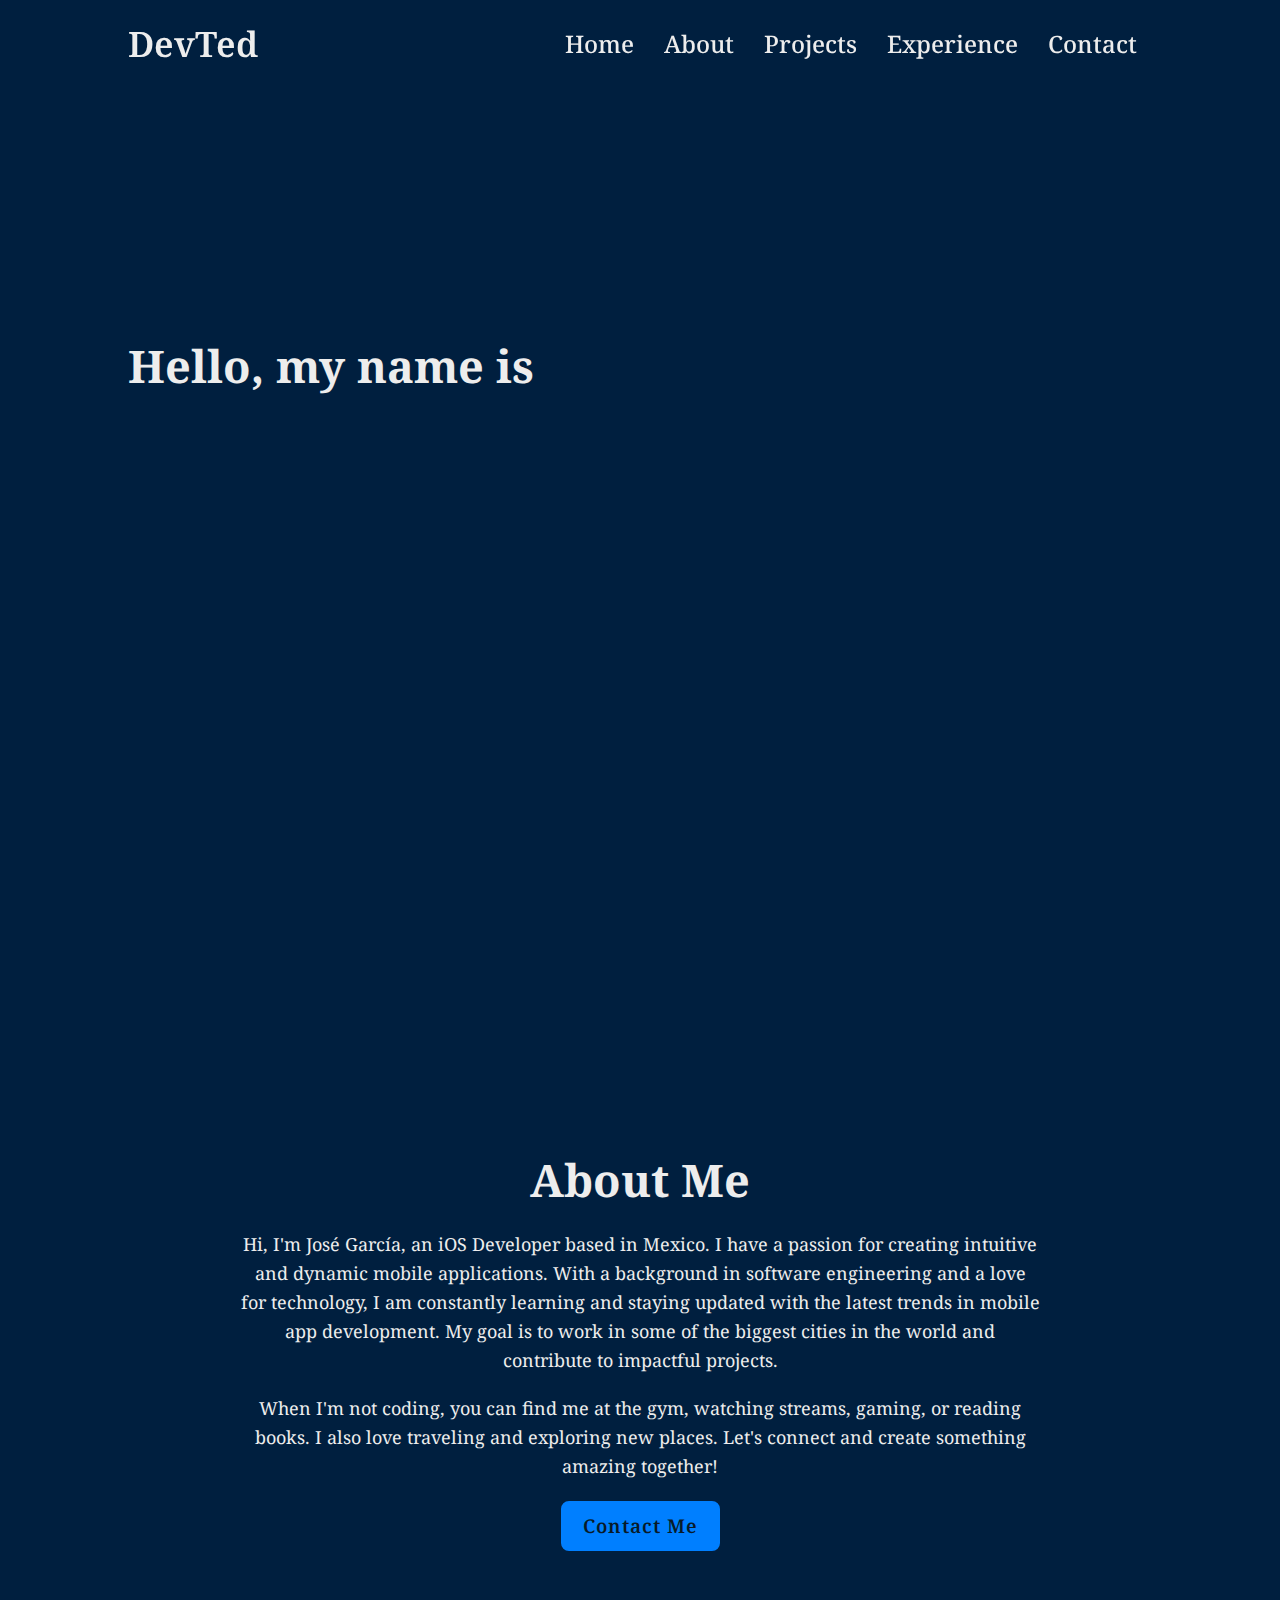
<file: index.html>
<!DOCTYPE html>
<html lang="en">
<head>
    <meta charset="UTF-8">
    <meta http-equiv="X-UA-Compatible" content="IE=edge">
    <meta name="viewport" content="width=device-width, initial-scale=1.0">
    <link rel="stylesheet" href="style.css">
    <script src="script.js" defer></script>
    <link href='https://unpkg.com/boxicons@2.1.4/css/boxicons.min.css' rel='stylesheet'>
    <title>Joseph's Personal Portfolio Website</title>
</head>
<body>
    <header class="header">
        <a href="index.html" class="logo">DevTed</a>
        <button class="navbar-toggle" id="navbar-toggle">☰</button>
        <nav class="navbar">
            <a href="#" class="active">Home</a>
            <a href="aboutMe.html">About</a>
            <a href="Experience/projects.html">Projects</a>
            <a href="Experience/experience.html">Experience</a>
            <a href="contact.html">Contact</a>
        </nav>
    </header>

    <section class="home">
        <div class="home-content">
            <h1></h1>
            <h3></h3>
            <p></p>
            <div class="btn-box hidden">
                <a href="Experience/experience.html" class="neon">My Experience</a>
                <a href="Experience/projects.html" class="neon">My Projects</a>
            </div>
        </div>
    </section>
    <section class="about">
        <div class="about-content">
            <h1>About Me</h1>
            <p>Hi, I'm José García, an iOS Developer based in Mexico. I have a passion for creating intuitive and dynamic mobile applications. With a background in software engineering and a love for technology, I am constantly learning and staying updated with the latest trends in mobile app development. My goal is to work in some of the biggest cities in the world and contribute to impactful projects.</p>
            <p>When I'm not coding, you can find me at the gym, watching streams, gaming, or reading books. I also love traveling and exploring new places. Let's connect and create something amazing together!</p>
            <div class="btn-contact">
                <a href="contact.html">Contact Me</a>
            </div>
        </div>
    </section>
</body>
</html>
</file>
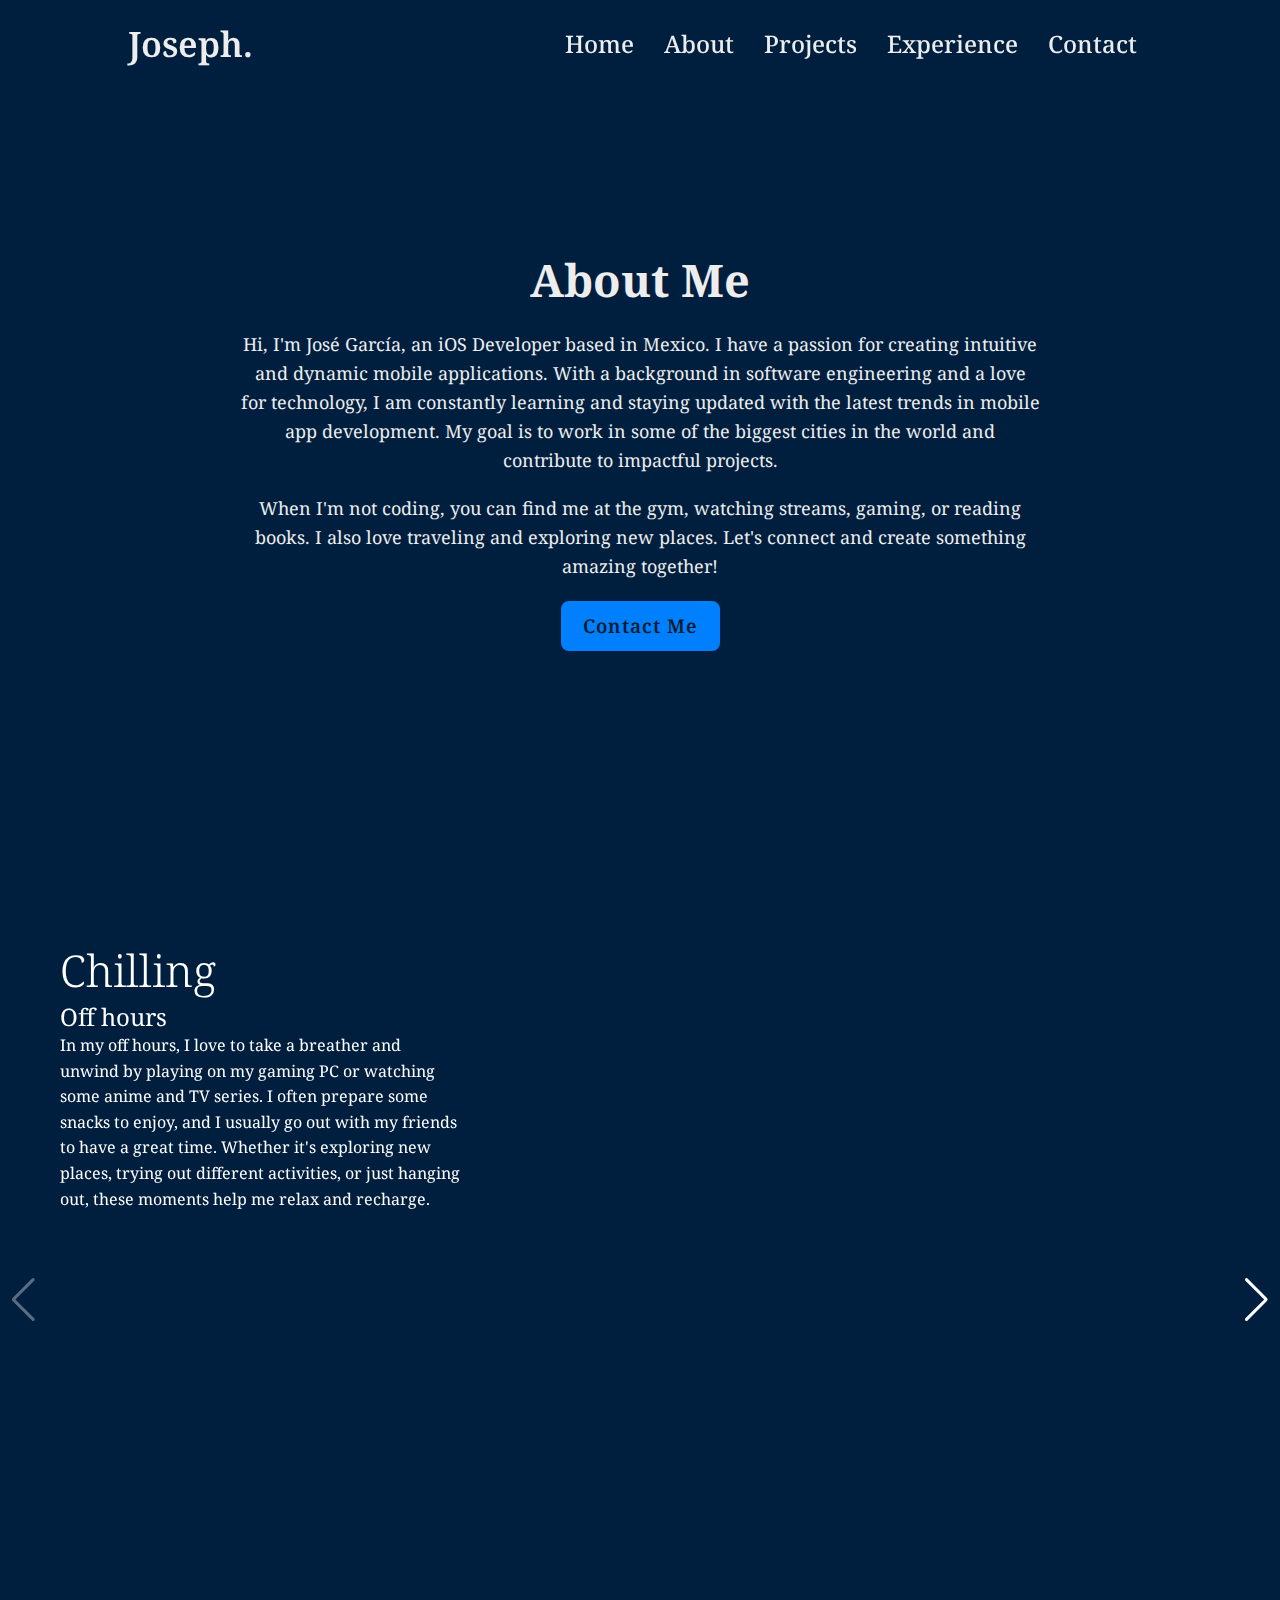
<file: aboutMe.html>
<!DOCTYPE html>
<html lang="en">
<head>
    <meta charset="UTF-8">
    <meta http-equiv="X-UA-Compatible" content="IE=edge">
    <meta name="viewport" content="width=device-width, initial-scale=1.0">
    <link rel="stylesheet" href="style.css">
    <script src="https://cdn.jsdelivr.net/npm/swiper@11/swiper-bundle.min.js" defer></script>
    <link href='https://unpkg.com/boxicons@2.1.4/css/boxicons.min.css' rel='stylesheet'>
    <link rel="stylesheet" href="https://cdn.jsdelivr.net/npm/swiper@11/swiper-bundle.min.css" />
    <script src="script.js" defer></script>
    <title>About Me - Joseph's Personal Portfolio</title>
</head>
<body>
    <header class="header">
        <a href="index.html" class="logo">Joseph.</a>
        <button class="navbar-toggle" id="navbar-toggle">☰</button>
        <nav class="navbar">
            <a href="index.html">Home</a>
            <a href="aboutMe.html" class="active">About</a>
            <a href="">Projects</a>
            <a href="#">Experience</a>
            <a href="contact.html">Contact</a>
        </nav>
    </header>

    <section class="about">
        <div class="about-content">
            <h1>About Me</h1>
            <p>Hi, I'm José García, an iOS Developer based in Mexico. I have a passion for creating intuitive and dynamic mobile applications. With a background in software engineering and a love for technology, I am constantly learning and staying updated with the latest trends in mobile app development. My goal is to work in some of the biggest cities in the world and contribute to impactful projects.</p>
            <p>When I'm not coding, you can find me at the gym, watching streams, gaming, or reading books. I also love traveling and exploring new places. Let's connect and create something amazing together!</p>
            <div class="btn-contact">
                <a href="contact.html">Contact Me</a>
            </div>
        </div>
    </section>
    <section>
        <div style="--swiper-navigation-color: #fff; --swiper-pagination-color: #fff" class="swiper mySwiper">
            <div class="parallax-bg" style="background-image: url(https://i.postimg.cc/1zn2Xnqc/Basketball-background.png);" data-swiper-parallax="-23%"></div>
            <div class="swiper-wrapper">
                <div class="swiper-slide">
                    <div class="title" data-swiper-parallax="-300">Chilling</div>
                    <div class="subtitle" data-swiper-parallax="-200">Off hours</div>
                    <div class="text" data-swiper-parallax="-100">
                        <p>
                            In my off hours, I love to take a breather and unwind by playing on my gaming PC
                            or watching some anime and TV series. I often prepare some snacks to enjoy, 
                            and I usually go out with my friends to have a great time. Whether it's exploring 
                            new places, trying out different activities, or just hanging out, these moments 
                            help me relax and recharge.
                        </p>
                    </div>
                </div>
                <div class="swiper-slide">
                    <div class="title" data-swiper-parallax="-300">Gaming</div>
                    <div class="subtitle" data-swiper-parallax="-200">Weekend gamer</div>
                    <div class="text" data-swiper-parallax="-100">
                        <p>
                            In my downtime, I love diving into massive multiplayer games, as well as horror
                            and story-based titles on my gaming PC. I often play these immersive games with
                            my friends. We usually team up in first-person shooters and silly games where we
                             laugh non-stop for hours.</p>
                    </div>
                </div>
                <div class="swiper-slide">
                    <div class="title" data-swiper-parallax="-300">Developing</div>
                    <div class="subtitle" data-swiper-parallax="-200">What you resist persists.</div>
                    <div class="text" data-swiper-parallax="-100">
                        <p>
                            In my free time, I love working on developing new apps and projects. As an iOS developer,
                            creating innovative solutions and exploring new technologies is both a hobby and a passion.
                            I often spend hours coding and testing, driven by the excitement of bringing new ideas to life.
                            Whether it's designing a sleek user interface or optimizing performance, I enjoy the challenge 
                            and creativity involved.
                        </p>
                    </div>
                </div>
            </div>
            <div class="swiper-button-next"></div>
            <div class="swiper-button-prev"></div>
            <div class="swiper-pagination"></div>
        </div>
    </section>
</body>
</html>
</file>
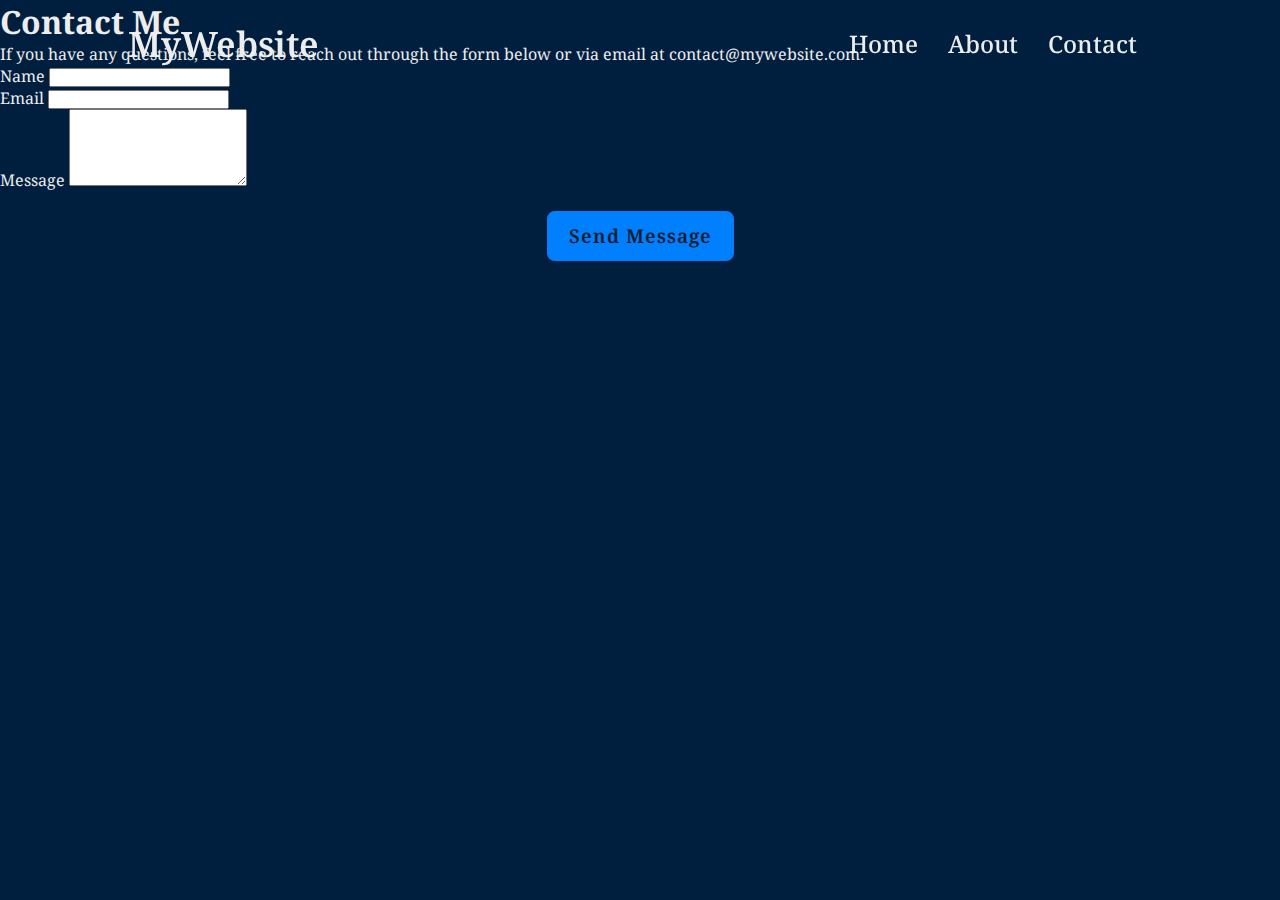
<file: contact.html>
<!DOCTYPE html>
<html lang="en">
<head>
    <meta charset="UTF-8">
    <meta name="viewport" content="width=device-width, initial-scale=1.0">
    <title>Contact</title>
    <link rel="stylesheet" href="style.css">
</head>
<body>
    <!-- Header -->
    <header class="header">
        <a href="#" class="logo">MyWebsite</a>
        <nav class="navbar">
            <a href="#home">Home</a>
            <a href="#about">About</a>
            <a href="#contact">Contact</a>
        </nav>
        <button class="navbar-toggle" onclick="toggleNavbar()">☰</button>
    </header>

    <!-- Contact Section -->
    <section class="contact" id="contact">
        <div class="contact-content">
            <h1>Contact Me</h1>
            <p>If you have any questions, feel free to reach out through the form below or via email at contact@mywebsite.com.</p>
            
            <form class="contact-form">
                <div class="form-group">
                    <label for="name">Name</label>
                    <input type="text" id="name" name="name" required>
                </div>
                <div class="form-group">
                    <label for="email">Email</label>
                    <input type="email" id="email" name="email" required>
                </div>
                <div class="form-group">
                    <label for="message">Message</label>
                    <textarea id="message" name="message" rows="5" required></textarea>
                </div>
                <div class="btn-contact">
                    <a href="#" onclick="submitForm()">Send Message</a>
                </div>
            </form>
        </div>
    </section>

    <script>
        function toggleNavbar() {
            var navbar = document.querySelector('.navbar');
            navbar.classList.toggle('active');
        }

        function submitForm() {
            // Placeholder function for form submission logic
            alert('Form submitted!');
        }
    </script>
</body>
</html>
</file>
<file: style.css>
/* CSS with adjustments for landscape orientation */

/* Fonts */
@import url('https://fonts.googleapis.com/css2?family=Poppins:ital,wght@0,100;0,200;0,300;0,400;0,500;0,600;0,700;0,800;0,900;1,100;1,200;1,300;1,400;1,500;1,600;1,700;1,800;1,900&display=swap');
@import url('https://fonts.googleapis.com/css2?family=Noto+Serif:ital,wght@0,100..900;1,100..900&family=Roboto+Mono:ital,wght@0,100..700;1,100..700&display=swap');
@import url('https://fonts.googleapis.com/css2?family=Balsamiq+Sans&display=swap');


/* Define colors */
:root {
    --background-color: #001F3F;
    --text-color: #ededed;
    --accent-color: #007FFF;
    --hover-color: #4682B4;
    --contact-btn-bg: #007FFF;
    --contact-btn-border: #007FFF;
    --contact-btn-hover-bg: transparent;
    --contact-btn-hover-text: #007FFF;
    --home-sci-border: #007FFF;
    --home-sci-bg-hover: #007FFF;
    --home-sci-text-hover: #081b29;
    --swiper-bg: #000;
    --swiper-text-color: #fff;
    --clr-neon: #14f7ff;
    --clr-bg: #001414;
    --font-size: 3rem;
}

*, 
*::after,
*::before {
  box-sizing: border-box;
}


/* Reset */
* {
    margin: 0;
    padding: 0;
    box-sizing: border-box;
}

/* Ensure full height */
html, body {
    height: 100%;
}

body {
    font-family: 'Noto Serif', sans-serif;
    background: var(--background-color);
    color: var(--text-color);
    overflow-x: hidden; /* Prevent horizontal scrolling */
}

/* Header */
.header {
    position: fixed;
    top: 0;
    left: 0;
    width: 100%;
    padding: 20px 10%;
    display: flex;
    background: transparent;
    justify-content: space-between;
    align-items: center;
    z-index: 100;
}

.logo {
    font-size: 35px;
    color: var(--text-color);
    text-decoration: none;
    font-weight: 600;
}

/* Navigation */
.navbar {
    display: none;
    position: fixed;
    top: 0;
    left: 0;
    width: 100%;
    height: 100%;
    background-color: rgba(0, 0, 0, 0.9); /* Semi-transparent black background */
    flex-direction: column;
    justify-content: center;
    align-items: center;
}

.navbar.active {
    display: flex;
}

.navbar a {
    font-size: 24px;
    color: var(--text-color);
    text-decoration: none;
    font-weight: 500;
    margin: 20px 0;
    transition: 0.3s;
}

.navbar a:hover {
    color: var(--hover-color);
}

/* Toggle button for mobile navbar */
.navbar-toggle {
    display: block;
    position: fixed;
    top: 20px;
    right: 20px;
    font-size: 24px;
    background: none;
    border: none;
    color: var(--text-color);
    cursor: pointer;
    z-index: 101; /* Ensure the toggle button is above other elements */
}

/* Home Section */
.home {
    min-height: 100vh;
    display: flex;
    align-items: center;
    justify-content: space-between;
    padding: 0 10%;
    background: url('https://i.postimg.cc/9Fw7xcZg/Navy-Background-Profile-Side.png') no-repeat center center;
    background-size: cover;
}

.home-content {
    max-width: 650px;
}

.home-content h1 {
    font-size: 45px;
    font-weight: 700;
}

.home-content h1 span {
    margin-top: 3px;
}

#changingName {
    display: inline-block;
    transition: opacity 0.7s ease-in-out;
    opacity: 0;
    color: var(--accent-color);
}

.home-content h2 {
    font-size: 36px;
    font-weight: 700;
    color: azure;
}

.home-content h3 {
    margin: 20px 0 30px;
    font-size: 32px;
    font-weight: 700;
    color: var(--accent-color);
}

.home-content p {
    font-size: 16px;
    margin: 20px 0 60px;
}

/* About Section */
.about {
    min-height: 100vh;
    display: flex;
    align-items: center;
    justify-content: center;
    padding: 0 10%;
    background: var(--background-color);
    color: var(--text-color);
}

.about-content {
    max-width: 800px;
    text-align: center;
}

.about-content h1 {
    font-size: 45px;
    font-weight: 700;
    margin-bottom: 20px;
}

.about-content p {
    font-size: 18px;
    margin-bottom: 20px;
    line-height: 1.6;
}

/* Contact Button */
.btn-contact {
    display: flex;
    justify-content: center;
    margin-top: 20px;
}

.btn-contact a {
    display: inline-flex;
    justify-content: center;
    align-items: center;
    padding: 10px 20px;
    background: var(--contact-btn-bg);
    border: 2px solid var(--contact-btn-border);
    border-radius: 8px;
    font-size: 19px;
    color: var(--home-sci-text-hover);
    text-decoration: none;
    font-weight: 600;
    letter-spacing: 1px;
    transition: 0.4s;
}

.btn-contact a:hover {
    background: var(--contact-btn-hover-bg);
    color: var(--contact-btn-hover-text);
}

/* Media Queries */
@media (min-width: 769px) {
    .navbar {
        display: flex;
        position: static;
        background-color: transparent;
        flex-direction: row;
        justify-content: flex-end;
        height: auto;
    }

    .navbar-toggle {
        display: none; /* Hide toggle button on larger screens */
    }

    .navbar a {
        margin: 0 15px; /* Add spacing between the navbar items */
    }
}

@media screen and (orientation: landscape) {
    .home {
        flex-direction: row;
    }

    .home-content {
        max-width: 50%; /* Adjust the width as needed */
    }
}

/* Add Swiper styles */
.mySwiper {
    position: relative;
    width: 100%;
    height: 100vh;
    min-height: 800px;
    margin: auto;
}

.swiper {
    width: 100%;
    height: 100%;

}

.swiper-slide {
    font-size: 20px; /* Increase text size */
    color: var(--swiper-text-color);
    box-sizing: border-box;
    padding: 40px 60px;
}

.parallax-bg {
    position: absolute;
    left: 0;
    top: 0;
    width: 100%; /* Adjust to prevent repeating */
    height: 100%;
    background-position: center;
    background-size: cover; /* Ensure the image covers the slide */
}

.swiper-slide .title {
    font-size: 44px; /* Increase title size */
    font-weight: 300;
}

.swiper-slide .subtitle {
    font-size: 24px; /* Increase subtitle size */
}

.swiper-slide .text {
    font-size: 16px; /* Increase text size */
    max-width: 400px;
    line-height: 1.6;
}

@media (max-width: 768px) {
    .swiper-slide .title {
        font-size: 32px; /* Adjust for smaller screens */
    }
    
    .swiper-slide .subtitle {
        font-size: 20px; /* Adjust for smaller screens */
    }
    
    .swiper-slide .text {
        font-size: 14px; /* Adjust for smaller screens */
        max-width: 100%;
    }
    
    .swiper-slide {
        padding: 20px 30px;
    }
}

.btn-box {
    display: flex;
    flex-direction: vertical; /* Stack buttons vertically on small screens */
    justify-content: center; /* Center align buttons */
    align-items: center;
    gap: 5px; /* Ensure there's space between the buttons */
    margin-left: -40px; /* Adjust this value to move the buttons to the left */
}

.btn-box a {
    display: inline-block;
    padding: 10px 20px;
    background-color: var(--accent-color);
    color: #fff;
    text-decoration: none;
    border-radius: 5px;
    text-align: center;
    transition: transform 0.3s ease, background-color 0.3s ease; /* Ensure easing effect */
    margin: 25px;
}

.btn-box a:hover {
    background-color: var(--clr-neon);
    transform: translateY(-5px); /* Add lift effect on hover */
}

/* Responsive adjustments */
.btn-box.visible {
    opacity: 1;
    pointer-events: auto; /* Enable interaction */
}


.hidden {
    opacity: 0;
    transition: opacity 0.8s ease;
    pointer-events: none; /* Prevent interaction while hidden */
}

.visible {
    opacity: 1;
    pointer-events: auto; /* Enable interaction */
}

/* Fade-in effect */
.fade-in {
    opacity: 0;
    transition: opacity 1s ease-in-out;
}

.fade-in.visible {
    opacity: 1;
}

.neon {
    font-size: 1.5em; /* Further increase font size */
    display: inline-block;
    position: relative;
    cursor: pointer;
    border: var(--accent-color) 0.125em solid;
    padding: 0.75em 1.5em; /* Increase padding */
    border-radius: 0.5em; /* Keep border-radius for better appearance */
    text-shadow: 
      0 0 0.2em #,
      0 0 0.3em var(--accent-color);
    box-shadow: 
      inset 0 0 0.5em var(--accent-color),
      0 0 0.5em var(--accent-color);
}

.neon::before {
    content: "";
    position: absolute;
    top: 140%;
    left: 15%;
    width: 60%;
    height: 80%;
    background: var(--accent-color);
    transform: 
      perspective(0.2em)
      rotateX(10deg) 
      scale(1.3, 0.40);
    filter: blur(0.5em);
    opacity: 0.4;
    pointer-events: none;
    transition: opacity 100ms linear;
}

.neon::after {
    content: "";
    position: absolute;
    top: 0;
    left: 0;
    right: 0;
    bottom: 0;
    background: var(--accent-color);
    box-shadow: 0 0 2em var(--accent-color);
    z-index: -1;
    opacity: 0;
    transition: opacity 100ms linear;
}

.neon::after {
    content: "";
    position: absolute;
    top: 0;
    left: 0;
    right: 0;
    bottom: 0;
    background: var(--clr-neon);
    box-shadow: 0 0 2em var(--clr-neon);
    z-index: -1;
    opacity: 0;
    transition: opacity 100ms linear;
  }

.neon:hover, .neon:focus {
    color: white;
}

.neon:hover::before {
    opacity: 0.8;
}
</file>
